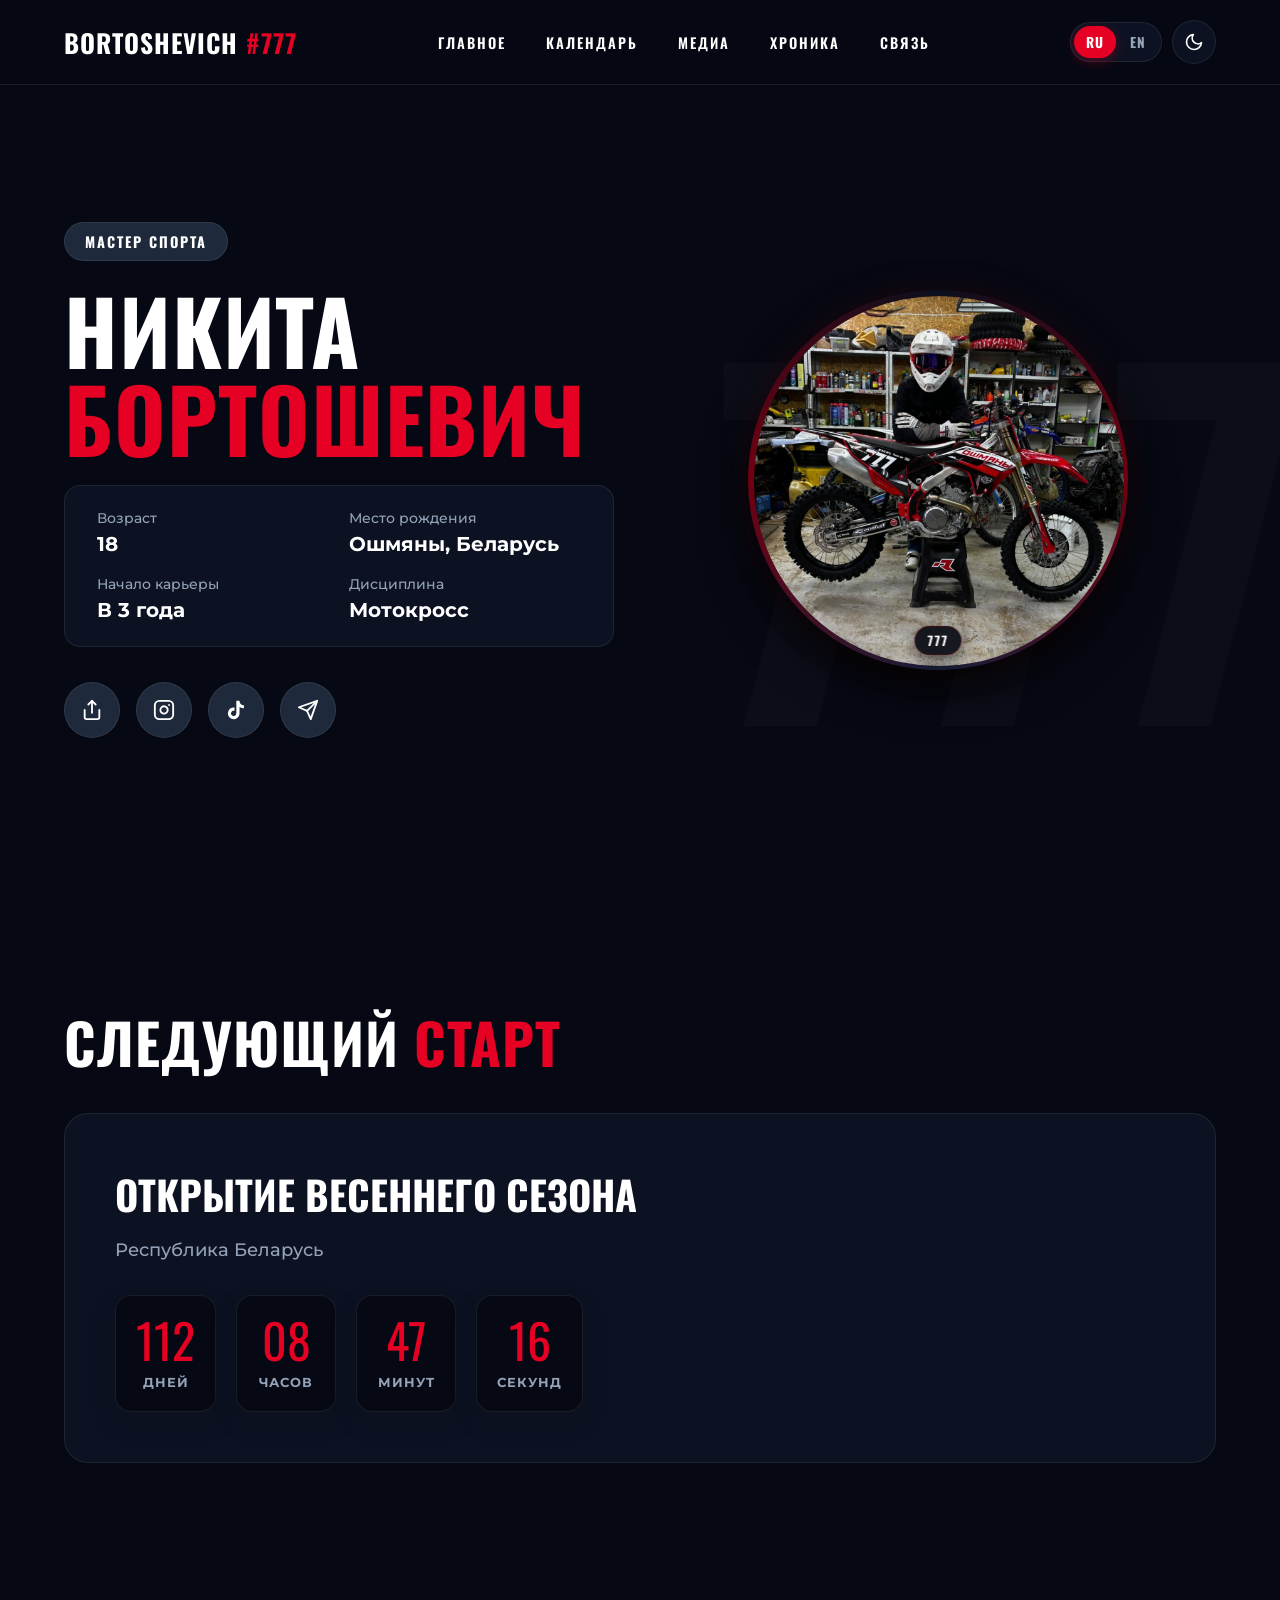
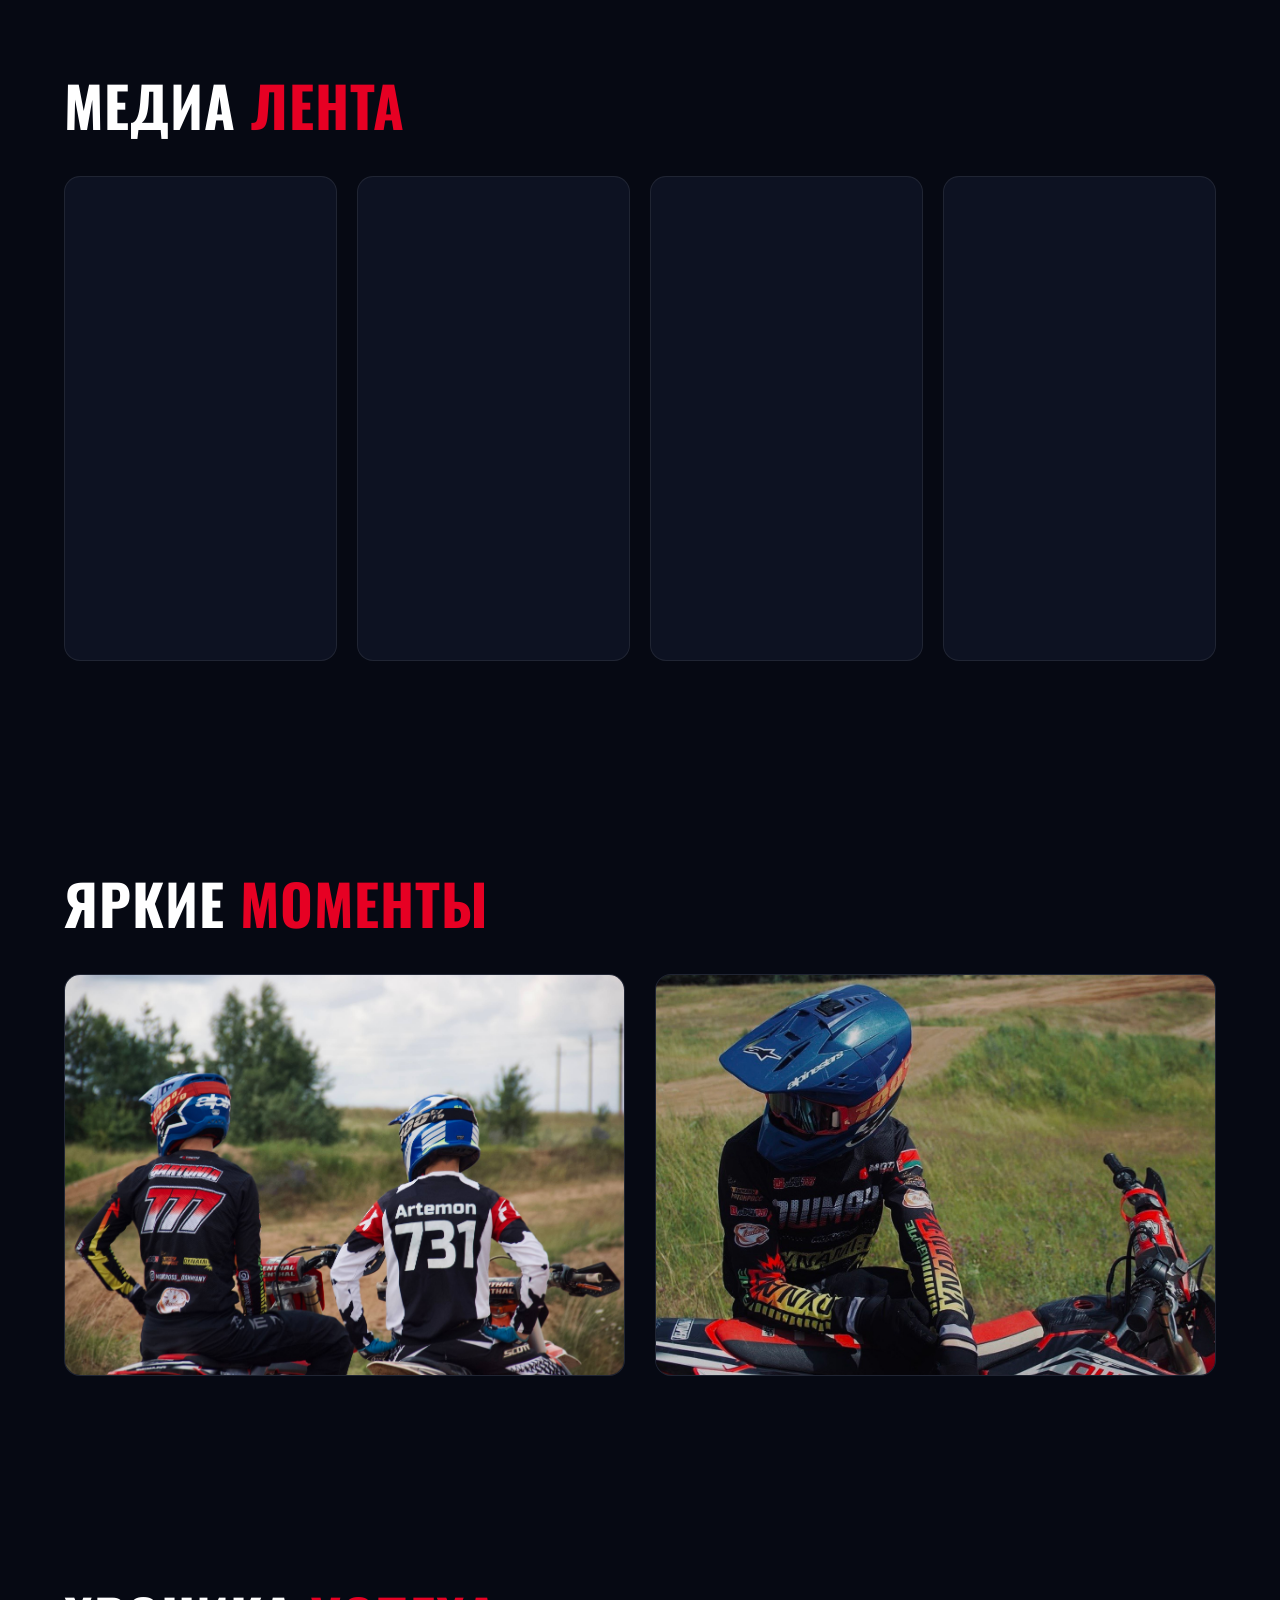
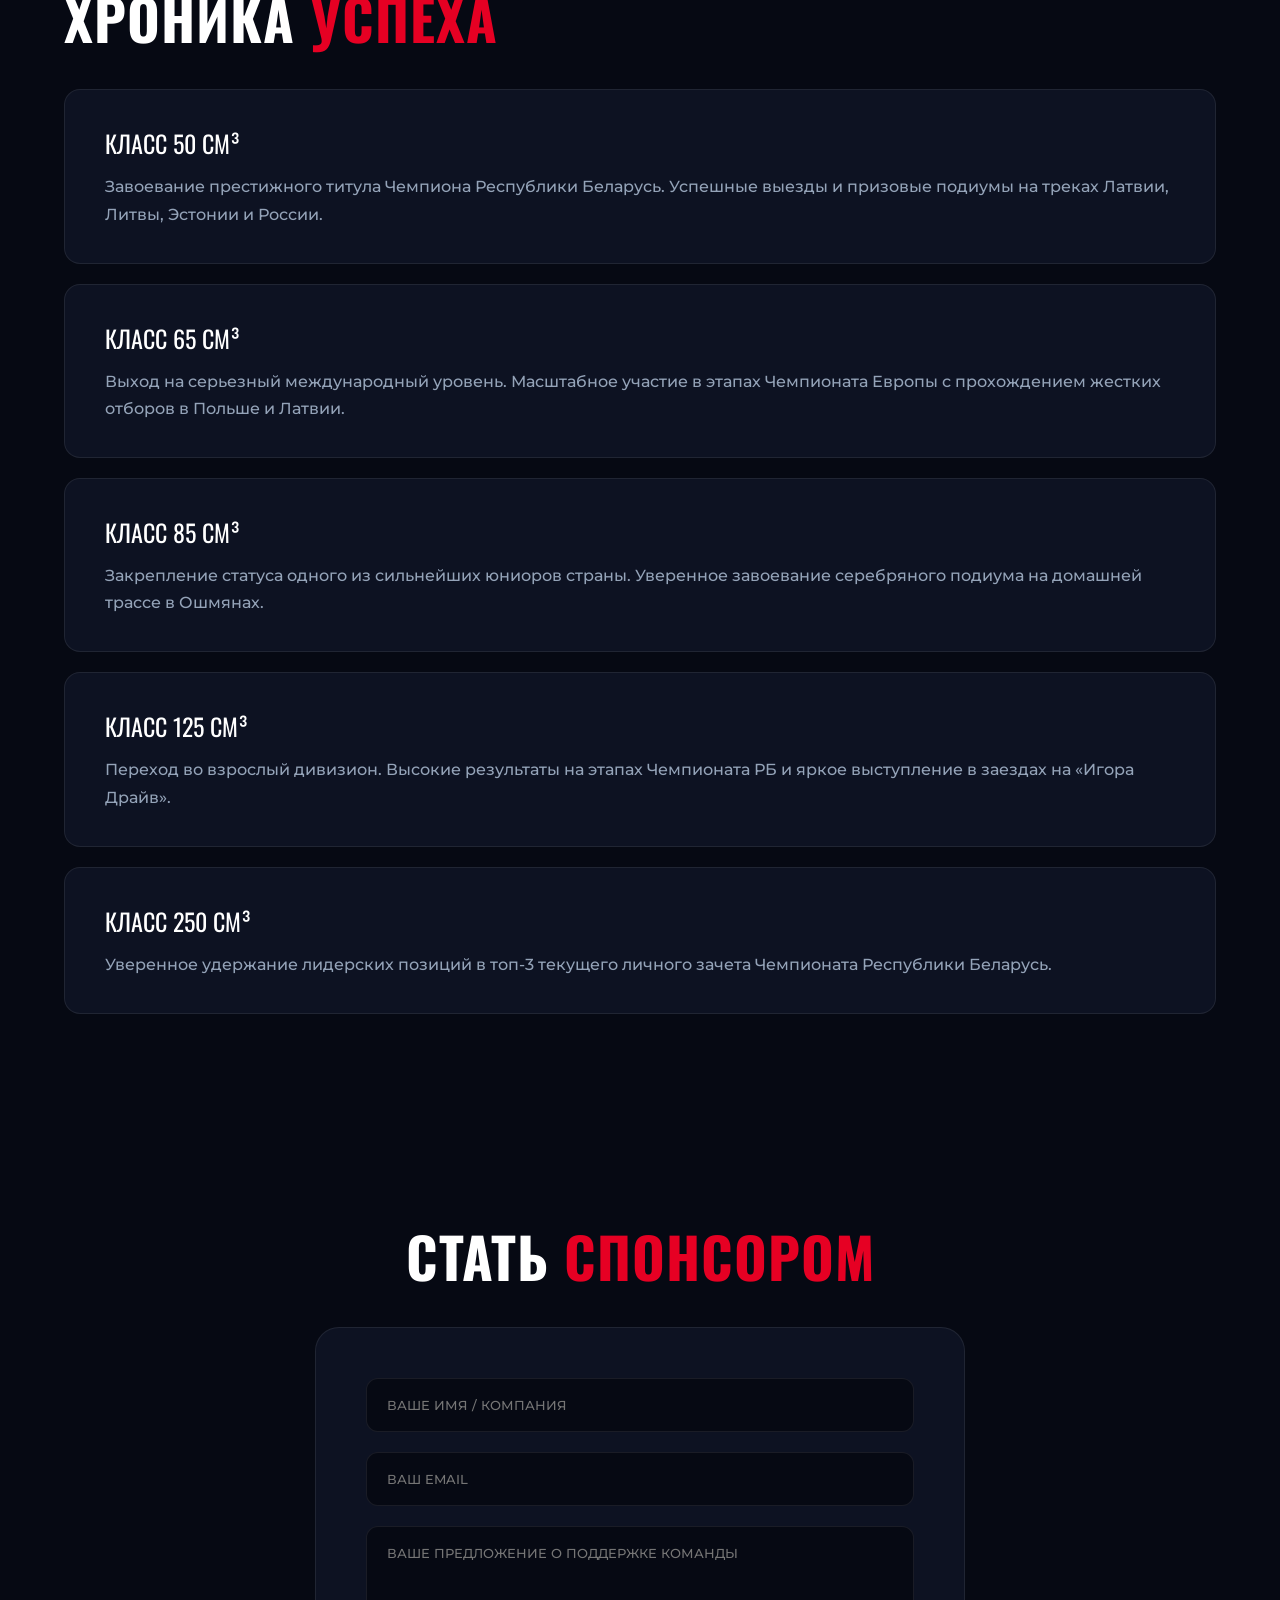
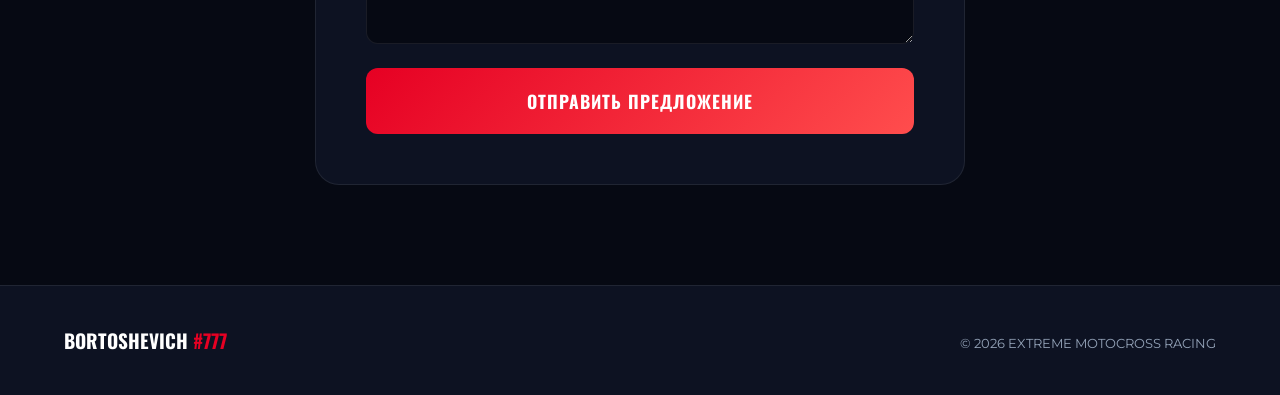
<file: index.html>
<!DOCTYPE html>
<html lang="ru" data-theme="dark">
<head>
  <meta charset="UTF-8">
  <meta name="viewport" content="width=device-width, initial-scale=1.0, viewport-fit=cover">
  <title>Никита Бортошевич #777 — Мастер спорта по мотокроссу</title>
  <meta name="description" content="Официальный сайт мотокроссмена Никиты Бортошевича (#777), Мастера спорта Республики Беларусь. Календарь гонок, результаты заездов, медиа и сотрудничество со спонсорами.">
  <meta name="author" content="Никита Бортошевич">
  <meta name="robots" content="index, follow">
  <meta name="theme-color" content="#060913">
  <meta name="google-site-verification" content="BXOnAmpSIy7-qG0KB3QvZKSm990CmSQoKS9TEVUKZUM">

  <link rel="canonical" href="https://smellowska.github.io/bortoshevich/">

  <!-- Open Graph (Telegram, Instagram, VK, WhatsApp) -->
  <meta property="og:type" content="website">
  <meta property="og:site_name" content="Никита Бортошевич #777">
  <meta property="og:locale" content="ru_RU">
  <meta property="og:title" content="Никита Бортошевич #777 — Мастер спорта по мотокроссу">
  <meta property="og:description" content="Официальный портал гонщика: календарь этапов, хроника побед, видео с треков и предложения для спонсоров.">
  <meta property="og:url" content="https://smellowska.github.io/bortoshevich/">
  <meta property="og:image" content="https://smellowska.github.io/bortoshevich/nikita777.jpg">
  <meta property="og:image:alt" content="Никита Бортошевич — Мотокросс #777">

  <!-- Крупная карточка для X / Telegram -->
  <meta name="twitter:card" content="summary_large_image">
  <meta name="twitter:title" content="Никита Бортошевич #777 — Мастер спорта по мотокроссу">
  <meta name="twitter:description" content="Календарь этапов, результаты заездов, медиа и сотрудничество со спонсорами.">
  <meta name="twitter:image" content="https://smellowska.github.io/bortoshevich/nikita777.jpg">

  <!-- Микроразметка для Google -->
  <script type="application/ld+json">
  [
    {
      "@context": "https://schema.org",
      "@type": "WebSite",
      "name": "Никита Бортошевич #777",
      "alternateName": ["BORTOSHEVICH #777", "Никита Бортошевич"],
      "url": "https://smellowska.github.io/bortoshevich/"
    },
    {
      "@context": "https://schema.org",
      "@type": "Person",
      "name": "Никита Бортошевич",
      "alternateName": "Bortoshevich #777",
      "jobTitle": "Мастер спорта по мотокроссу",
      "nationality": {
        "@type": "Country",
        "name": "Belarus"
      },
      "birthPlace": {
        "@type": "Place",
        "name": "Ошмяны, Беларусь"
      },
      "knowsAbout": ["Мотокросс", "Мотоспорт", "Экстремальные виды спорта"],
      "image": "https://smellowska.github.io/bortoshevich/nikita777.jpg",
      "url": "https://smellowska.github.io/bortoshevich/",
      "sameAs": [
        "https://www.instagram.com/nikitabortoshevich777",
        "https://www.tiktok.com/@bartonia_777",
        "https://t.me/bartia_1"
      ]
    }
  ]
  </script>

  <!-- Google Analytics -->
  <script async src="https://www.googletagmanager.com/gtag/js?id=G-FQPQEXZTME"></script>
  <script>
    window.dataLayer = window.dataLayer || [];
    function gtag(){dataLayer.push(arguments);}
    gtag('js', new Date());
    gtag('config', 'G-FQPQEXZTME');
  </script>

  <!-- Yandex.Metrika counter -->
  <script type="text/javascript">
    (function(m,e,t,r,i,k,a){
        m[i]=m[i]||function(){(m[i].a=m[i].a||[]).push(arguments)};
        m[i].l=1*new Date();
        for (var j = 0; j < document.scripts.length; j++) {if (document.scripts[j].src === r) { return; }}
        k=e.createElement(t),a=e.getElementsByTagName(t)[0],k.async=1,k.src=r,a.parentNode.insertBefore(k,a)
    })(window, document,'script','https://mc.yandex.ru/metrika/tag.js?id=113958221', 'ym');

    ym(113958221, 'init', {ssr:true, webvisor:true, clickmap:true, ecommerce:"dataLayer", referrer: document.referrer, url: location.href, accurateTrackBounce:true, trackLinks:true});
  </script>
  <noscript>
    <div><img src="https://mc.yandex.ru/watch/113958221" style="position:absolute; left:-9999px;" alt="" /></div>
  </noscript>
  <!-- /Yandex.Metrika counter -->

  <!-- Иконки сайта -->
  <link rel="icon" href="https://smellowska.github.io/bortoshevich/favicon.ico" sizes="any">
  <link rel="icon" type="image/png" sizes="48x48" href="https://smellowska.github.io/bortoshevich/icon-192.png">
  <link rel="icon" type="image/png" sizes="192x192" href="https://smellowska.github.io/bortoshevich/icon-192.png">
  <link rel="apple-touch-icon" href="https://smellowska.github.io/bortoshevich/icon-192.png">

  <!-- Шрифты и стили -->
  <link rel="preconnect" href="https://fonts.googleapis.com">
  <link rel="preconnect" href="https://fonts.gstatic.com" crossorigin>
  <link href="https://fonts.googleapis.com/css2?family=Montserrat:wght@400;500;600;700&family=Oswald:wght@500;700;900&display=swap" rel="stylesheet">
  <link rel="stylesheet" href="style.css">
</head>
<body ontouchstart="">

<nav>
  <div class="logo-avatar-container">
    <div class="logo">
      <span class="logo-text">BORTOSHEVICH</span>
      <span class="logo-number">#777</span>
    </div>
  </div>
  <div class="nav-links">
    <a href="#main" data-i18n="nav_main">ГЛАВНОЕ</a>
    <a href="#calendar" data-i18n="nav_calendar">КАЛЕНДАРЬ</a>
    <a href="#media" data-i18n="nav_media">МЕДИА</a>
    <a href="#chronicle" data-i18n="nav_chronicle">ХРОНИКА</a>
    <a href="#sponsor" data-i18n="nav_sponsor">СВЯЗЬ</a>
  </div>
  
  <div class="nav-controls">
    <div class="lang-switch">
      <button class="lang-btn active" data-lang="ru">RU</button>
      <button class="lang-btn" data-lang="en">EN</button>
    </div>

    <button class="theme-toggle-btn" id="themeBtn" aria-label="Переключить тему">
      <div class="theme-toggle-inner">
        <svg class="sun-icon" xmlns="http://www.w3.org/2000/svg" viewBox="0 0 24 24" fill="none" stroke="currentColor" stroke-width="2" stroke-linecap="round" stroke-linejoin="round"><circle cx="12" cy="12" r="5"></circle>
          <line x1="12" y1="1" x2="12" y2="3"></line>
          <line x1="12" y1="21" x2="12" y2="23"></line>
          <line x1="4.22" y1="4.22" x2="5.64" y2="5.64"></line>
          <line x1="18.36" y1="18.36" x2="19.78" y2="19.78"></line>
          <line x1="1" y1="12" x2="3" y2="12"></line>
          <line x1="21" y1="12" x2="23" y2="12"></line>
          <line x1="4.22" y1="18.36" x2="5.64" y2="19.78"></line>
          <line x1="18.36" y1="4.22" x2="19.78" y2="5.64"></line></svg>
        <svg class="moon-icon" xmlns="http://www.w3.org/2000/svg" viewBox="0 0 24 24" fill="none" stroke="currentColor" stroke-width="2" stroke-linecap="round" stroke-linejoin="round"><path d="M21 12.79A9 9 0 1 1 11.21 3 7 7 0 0 0 21 12.79z"></path></svg>
      </div>
    </button>

    <button class="burger-btn" id="burgerBtn" aria-label="Меню">
      <span class="burger-line line-1"></span>
      <span class="burger-line line-2"></span>
      <span class="burger-line line-3"></span>
    </button>
  </div>
</nav>

<!-- Мобильное выпадающее меню в стиле карточек сайта -->
<div class="mobile-menu-card" id="mobileMenu">
  <div class="mobile-menu-grid">
    <a href="#main" class="mobile-menu-item">
      <span class="menu-item-sub">01</span>
      <span class="menu-item-title" data-i18n="nav_main">ГЛАВНОЕ</span>
    </a>
    <a href="#calendar" class="mobile-menu-item">
      <span class="menu-item-sub">02</span>
      <span class="menu-item-title" data-i18n="nav_calendar">КАЛЕНДАРЬ</span>
    </a>
    <a href="#media" class="mobile-menu-item">
      <span class="menu-item-sub">03</span>
      <span class="menu-item-title" data-i18n="nav_media">МЕДИА</span>
    </a>
    <a href="#chronicle" class="mobile-menu-item">
      <span class="menu-item-sub">04</span>
      <span class="menu-item-title" data-i18n="nav_chronicle">ХРОНИКА</span>
    </a>
    <a href="#sponsor" class="mobile-menu-item mobile-menu-item--wide">
      <span class="menu-item-sub">05</span>
      <span class="menu-item-title" data-i18n="nav_sponsor">СВЯЗЬ / СПОНСОРСТВО</span>
    </a>
  </div>
</div>

<header class="hero" id="main">
  <div class="bg-watermark" id="parallaxBg">777</div>
  <div class="hero-left">
    <div class="hero-badge-container">
      <div class="hero-badge" data-i18n="hero_badge">МАСТЕР СПОРТА</div>
    </div>
    <h1 data-i18n-html="hero_name">НИКИТА<br><span class="accent-text">БОРТОШЕВИЧ</span></h1>
    
    <div class="driver-profile">
      <div class="profile-item">
        <span class="profile-label" data-i18n="prof_age_lbl">Возраст</span>
        <span class="profile-value">18</span>
      </div>
      <div class="profile-item">
        <span class="profile-label" data-i18n="prof_birth_lbl">Место рождения</span>
        <span class="profile-value" data-i18n="prof_birth_val">Ошмяны, Беларусь</span>
      </div>
      <div class="profile-item">
        <span class="profile-label" data-i18n="prof_start_lbl">Начало карьеры</span>
        <span class="profile-value" data-i18n="prof_start_val">В 3 года</span>
      </div>
      <div class="profile-item">
        <span class="profile-label" data-i18n="prof_disc_lbl">Дисциплина</span>
        <span class="profile-value" data-i18n="prof_disc_val">Мотокросс</span>
      </div>
    </div>

    <div class="social-circles">
      <button class="social-circle" id="shareBtn" aria-label="Поделиться">
        <svg viewBox="0 0 24 24" fill="none" stroke="currentColor" stroke-width="2" stroke-linecap="round" stroke-linejoin="round"><path d="M4 12v8a2 2 0 0 0 2 2h12a2 2 0 0 0 2-2v-8"></path><polyline points="16 6 12 2 8 6"></polyline><line x1="12" y1="2" x2="12" y2="15"></line></svg>
      </button>
      <a href="https://www.instagram.com/nikitabortoshevich777" target="_blank" class="social-circle" aria-label="Instagram">
        <svg viewBox="0 0 24 24" fill="none" stroke="currentColor" stroke-width="2" stroke-linecap="round" stroke-linejoin="round"><rect x="2" y="2" width="20" height="20" rx="5" ry="5"></rect><path d="M16 11.37A4 4 0 1 1 12.63 8 4 4 0 0 1 16 11.37z"></path><line x1="17.5" y1="6.5" x2="17.51" y2="6.5"></line></svg>
      </a>
      <a href="https://www.tiktok.com/@bartonia_777" target="_blank" class="social-circle" aria-label="TikTok">
        <svg viewBox="0 0 24 24" fill="currentColor"><path d="M19.59 6.69a4.83 4.83 0 0 1-3.77-4.25V2h-3.45v13.67a2.89 2.89 0 0 1-5.2 1.74 2.89 2.89 0 0 1 2.31-4.64 2.93 2.93 0 0 1 .88.13V9.4a6.84 6.84 0 0 0-1-.05A6.33 6.33 0 0 0 5 20.1a6.34 6.34 0 0 0 10.86-4.43v-7a8.16 8.16 0 0 0 4.77 1.52v-3.4a4.85 4.85 0 0 1-1-.1z"/></svg>
      </a>
      <a href="https://t.me/bartia_1" target="_blank" class="social-circle" aria-label="Telegram">
        <svg viewBox="0 0 24 24" fill="none" stroke="currentColor" stroke-width="2" stroke-linecap="round" stroke-linejoin="round"><line x1="22" y1="2" x2="11" y2="13"></line><polygon points="22 2 15 22 11 13 2 9 22 2"></polygon></svg>
      </a>
    </div>
  </div>
  <div class="hero-right">
    <div class="img-frame">
      <img src="nikita777.jpg" alt="Никита Бортошевич - Мотокросс 777" class="main-img">
    </div>
  </div>
</header>

<section class="reveal" id="calendar">
  <div class="mask-container"><h2 class="section-title" data-i18n-html="cal_title">Следующий <span class="accent-text">Старт</span></h2></div>
  <div class="calendar-container mask-child">
    <div class="countdown-wrapper">
      <h3 class="race-title" data-i18n="race_title">Открытие Весеннего Сезона</h3>
      <p class="race-location" data-i18n="race_loc">Республика Беларусь</p>
      
      <div class="timer" id="raceTimer">
        <div class="time-box">
          <span class="time-val" id="days">00</span>
          <span class="time-label" data-i18n="t_days">ДНЕЙ</span>
        </div>
        <div class="time-box">
          <span class="time-val" id="hours">00</span>
          <span class="time-label" data-i18n="t_hours">ЧАСОВ</span>
        </div>
        <div class="time-box">
          <span class="time-val" id="minutes">00</span>
          <span class="time-label" data-i18n="t_min">МИНУТ</span>
        </div>
        <div class="time-box">
          <span class="time-val" id="seconds">00</span>
          <span class="time-label" data-i18n="t_sec">СЕКУНД</span>
        </div>
      </div>
    </div>
  </div>
</section>

<section class="reveal" id="media">
  <div class="mask-container"><h2 class="section-title" data-i18n-html="media_title">Медиа <span class="accent-text">Лента</span></h2></div>
  <div class="video-grid mask-child">
    <div class="video-item"><video src="vid1.mp4" loop muted playsinline preload="none"></video></div>
    <div class="video-item"><video src="vid2.mp4" loop muted playsinline preload="none"></video></div>
    <div class="video-item"><video src="vid3.mp4" loop muted playsinline preload="none"></video></div>
    <div class="video-item"><video src="vid4.mp4" loop muted playsinline preload="none"></video></div>
  </div>
</section>

<section class="reveal" id="gallery">
  <div class="mask-container"><h2 class="section-title" data-i18n-html="gal_title">Яркие <span class="accent-text">Моменты</span></h2></div>
  <div class="gallery-grid mask-child">
    <div class="photo-card">
      <div class="photo-img-wrapper">
        <img src="photo_1.jpg" alt="Тренировка на треке" class="gallery-img">
      </div>
    </div>
    <div class="photo-card">
      <div class="photo-img-wrapper">
        <img src="photo_2.jpg" alt="Мотоцикл в боксах" class="gallery-img bike-img">
      </div>
    </div>
  </div>
</section>

<section class="reveal" id="chronicle">
  <div class="mask-container"><h2 class="section-title" data-i18n-html="chr_title">Хроника <span class="accent-text">Успеха</span></h2></div>
  <div class="timeline-list mask-child">
    <div class="timeline-node">
      <div class="timeline-tag" data-i18n="c50_tag">КЛАСС 50 см³</div>
      <p data-i18n="c50_desc">Завоевание престижного титула Чемпиона Республики Беларусь. Успешные выезды и призовые подиумы на треках Латвии, Литвы, Эстонии и России.</p>
    </div>
    <div class="timeline-node">
      <div class="timeline-tag" data-i18n="c65_tag">КЛАСС 65 см³</div>
      <p data-i18n="c65_desc">Выход на серьезный международный уровень. Масштабное участие в этапах Чемпионата Европы с прохождением жестких отборов в Польше и Латвии.</p>
    </div>
    <div class="timeline-node">
      <div class="timeline-tag" data-i18n="c85_tag">КЛАСС 85 см³</div>
      <p data-i18n="c85_desc">Закрепление статуса одного из сильнейших юниоров страны. Уверенное завоевание серебряного подиума на домашней трассе в Ошмянах.</p>
    </div>
    <div class="timeline-node">
      <div class="timeline-tag" data-i18n="c125_tag">КЛАСС 125 см³</div>
      <p data-i18n="c125_desc">Переход во взрослый дивизион. Высокие результаты на этапах Чемпионата РБ и яркое выступление в заездах на «Игора Драйв».</p>
    </div>
    <div class="timeline-node">
      <div class="timeline-tag" data-i18n="c250_tag">КЛАСС 250 см³</div>
      <p data-i18n="c250_desc">Уверенное удержание лидерских позиций в топ-3 текущего личного зачета Чемпионата Республики Беларусь.</p>
    </div>
  </div>
</section>

<section class="reveal sponsor-section" id="sponsor">
  <div class="mask-container sponsor-header-container"><h2 class="section-title sponsor-title" data-i18n-html="sp_title">СТАТЬ <span class="accent-text">СПОНСОРОМ</span></h2></div>
  <div class="contact-container mask-child">
    <form id="sponsorForm">
      <div class="form-field"><input type="text" id="sponsorName" data-i18n-placeholder="sp_name" placeholder="ВАШЕ ИМЯ / КОМПАНИЯ" required></div>
      <div class="form-field"><input type="email" id="sponsorEmail" data-i18n-placeholder="sp_email" placeholder="ВАШ EMAIL" required></div>
      <div class="form-field"><textarea rows="5" id="sponsorMessage" data-i18n-placeholder="sp_msg" placeholder="ВАШЕ ПРЕДЛОЖЕНИЕ О ПОДДЕРЖКЕ КОМАНДЫ" required></textarea></div>
      <button type="submit" class="action-btn submit-btn"><span class="btn-text" data-i18n="sp_btn">ОТПРАВИТЬ ПРЕДЛОЖЕНИЕ</span></button>
    </form>
  </div>
</section>

<footer>
  <div class="footer-inside">
    <div class="footer-brand">BORTOSHEVICH <span class="accent-text">#777</span></div>
    <div class="footer-copy">© 2026 EXTREME MOTOCROSS RACING</div>
  </div>
</footer>

<button class="back-to-top" id="scrollTopBtn" aria-label="Наверх">
  <svg viewBox="0 0 24 24" fill="none" stroke="currentColor" stroke-width="2" stroke-linecap="round" stroke-linejoin="round"><polyline points="18 15 12 9 6 15"></polyline></svg>
</button>

<div class="toast-holder" id="toastContainer"></div>

<script src="script.js"></script>
</body>
</html>
</file>
<file: style.css>
:root[data-theme="dark"] {
  --bg-main: #060913;
  --bg-card: #0d1222;
  --text-main: #ffffff;
  --text-muted: #94a3b8;
  --accent: #e60023;
  --accent-secondary: #1e293b;
  --accent-gradient: linear-gradient(135deg, #e60023, #ff4d4d);
  --glow: rgba(230, 0, 35, 0.3);
  --glass: rgba(6, 9, 19, 0.85);
  --border: rgba(255, 255, 255, 0.08);
}

:root[data-theme="light"] {
  --bg-main: #f8fafc;
  --bg-card: #ffffff;
  --text-main: #0f172a;
  --text-muted: #64748b;
  --accent: #d0001f;
  --accent-secondary: #e2e8f0;
  --accent-gradient: linear-gradient(135deg, #d0001f, #ff1a1a);
  --glow: rgba(208, 0, 31, 0.2);
  --glass: rgba(248, 250, 252, 0.85);
  --border: rgba(15, 23, 42, 0.08);
}

* {
  margin: 0;
  padding: 0;
  box-sizing: border-box;
  scroll-behavior: smooth;
  -webkit-font-smoothing: antialiased;
}

body {
  background-color: var(--bg-main);
  color: var(--text-main);
  font-family: 'Montserrat', sans-serif;
  font-weight: 400;
  transition: background-color 0.4s ease, color 0.4s ease;
  overflow-x: hidden;
}

h1, h2, h3, h4, .logo, .hero-badge, .timeline-tag, .action-btn, .time-val, .race-title {
  font-family: 'Oswald', sans-serif;
  text-transform: uppercase;
}

.accent-text { color: var(--accent); }

nav {
  position: fixed; top: 0; left: 0; width: 100%;
  padding: 20px 5%; background: var(--glass);
  backdrop-filter: blur(16px); -webkit-backdrop-filter: blur(16px);
  display: flex; justify-content: space-between; align-items: center;
  z-index: 1000; border-bottom: 1px solid var(--border);
}

.logo { font-size: 1.6rem; font-weight: 700; display: flex; gap: 8px; letter-spacing: 1px; }
.logo-number { color: var(--accent); }

.nav-links { display: flex; gap: 40px; }
.nav-links a {
  color: var(--text-main); text-decoration: none; font-size: 0.9rem;
  font-weight: 600; font-family: 'Oswald', sans-serif; letter-spacing: 2px; transition: color 0.3s ease;
}
.nav-links a:hover { color: var(--accent); }

.nav-controls {
  display: flex;
  align-items: center;
  gap: 10px;
}

.lang-switch {
  display: flex;
  background: var(--bg-card);
  border: 1px solid var(--border);
  border-radius: 24px;
  padding: 3px;
  gap: 2px;
}

.lang-btn {
  background: transparent;
  border: none;
  color: var(--text-muted);
  font-family: 'Oswald', sans-serif;
  font-size: 0.85rem;
  font-weight: 700;
  padding: 6px 12px;
  border-radius: 20px;
  cursor: pointer;
  transition: all 0.25s ease;
  letter-spacing: 1px;
}

.lang-btn:hover {
  color: var(--text-main);
}

.lang-btn.active {
  background: var(--accent);
  color: #ffffff;
  box-shadow: 0 4px 12px var(--glow);
}

.theme-toggle-btn {
  background: var(--bg-card); border: 1px solid var(--border);
  color: var(--text-main); width: 44px; height: 44px; border-radius: 50%;
  cursor: pointer; display: flex; align-items: center; justify-content: center;
  transition: all 0.3s ease;
}
.theme-toggle-btn:hover { background: var(--accent-secondary); }
.theme-toggle-inner { position: relative; width: 20px; height: 20px; }
.theme-toggle-inner svg {
  position: absolute; top: 0; left: 0; width: 100%; height: 100%;
  transition: transform 0.4s, opacity 0.4s;
}
html[data-theme="dark"] .sun-icon { transform: rotate(90deg); opacity: 0; }
html[data-theme="dark"] .moon-icon { transform: rotate(0); opacity: 1; }
html[data-theme="light"] .sun-icon { transform: rotate(0); opacity: 1; }
html[data-theme="light"] .moon-icon { transform: rotate(-90deg); opacity: 0; }

/* Круглая кнопка-бургер в едином стиле с theme-toggle-btn */
.burger-btn {
  display: none;
  width: 44px;
  height: 44px;
  border-radius: 50%;
  background: var(--bg-card);
  border: 1px solid var(--border);
  cursor: pointer;
  flex-direction: column;
  justify-content: center;
  align-items: center;
  gap: 4.5px;
  transition: all 0.3s ease;
  -webkit-tap-highlight-color: transparent;
}

.burger-btn:hover,
.burger-btn:active {
  background: var(--accent-secondary);
}

.burger-btn.open {
  border-color: var(--accent);
  box-shadow: 0 0 18px var(--glow);
}

.burger-line {
  display: block;
  height: 2px;
  background: var(--text-main);
  border-radius: 2px;
  transform: skewX(-22deg);
  transition: transform 0.3s cubic-bezier(0.4, 0, 0.2, 1), width 0.3s ease, opacity 0.2s ease, background 0.3s ease;
}

.burger-line.line-1 { width: 18px; }
.burger-line.line-2 { width: 12px; background: var(--accent); }
.burger-line.line-3 { width: 16px; }

.burger-btn.open .line-1 {
  width: 18px;
  background: var(--accent);
  transform: translateY(6.5px) rotate(45deg);
}
.burger-btn.open .line-2 {
  opacity: 0;
  width: 0;
}
.burger-btn.open .line-3 {
  width: 18px;
  background: var(--accent);
  transform: translateY(-6.5px) rotate(-45deg);
}

/* Выпадающая карточка меню в стиле блоков сайта */
.mobile-menu-card {
  position: fixed;
  top: 94px;
  left: 5%;
  right: 5%;
  background: var(--bg-card);
  border: 1px solid var(--border);
  border-radius: 24px;
  padding: 20px;
  z-index: 999;
  box-shadow: 0 20px 50px rgba(0, 0, 0, 0.45), 0 0 25px var(--glow);
  opacity: 0;
  visibility: hidden;
  transform: translateY(-16px) scale(0.98);
  transition: opacity 0.3s ease, transform 0.35s cubic-bezier(0.16, 1, 0.3, 1), visibility 0.3s ease;
}

.mobile-menu-card.active {
  opacity: 1;
  visibility: visible;
  transform: translateY(0) scale(1);
}

.mobile-menu-grid {
  display: grid;
  grid-template-columns: repeat(2, 1fr);
  gap: 12px;
}

.mobile-menu-item {
  background: var(--bg-main);
  border: 1px solid var(--border);
  border-radius: 16px;
  padding: 16px 18px;
  text-decoration: none;
  display: flex;
  flex-direction: column;
  gap: 4px;
  transition: transform 0.2s ease, border-color 0.25s ease, box-shadow 0.25s ease;
  -webkit-tap-highlight-color: transparent;
}

.mobile-menu-item--wide {
  grid-column: span 2;
  flex-direction: row;
  align-items: center;
  justify-content: space-between;
  border-color: rgba(230, 0, 35, 0.35);
}

.mobile-menu-item:active {
  transform: scale(0.97);
  border-color: var(--accent);
  box-shadow: 0 8px 20px var(--glow);
}

.menu-item-sub {
  font-family: 'Oswald', sans-serif;
  font-size: 0.75rem;
  font-weight: 700;
  color: var(--accent);
  letter-spacing: 1.5px;
}

.menu-item-title {
  font-family: 'Oswald', sans-serif;
  font-size: 1.2rem;
  font-weight: 700;
  color: var(--text-main);
  letter-spacing: 1px;
}

.hero {
  min-height: 100vh; padding: 140px 5% 80px;
  display: grid; grid-template-columns: 1fr 1fr; align-items: center;
  gap: 40px; position: relative; max-width: 1600px; margin: 0 auto;
}

.bg-watermark {
  position: absolute; right: -2%; bottom: 5%;
  font-size: 35vw; font-weight: 900; font-family: 'Oswald', sans-serif;
  color: var(--text-main); opacity: 0.02; z-index: -1; user-select: none;
}

.hero-badge {
  display: inline-block; background: var(--accent-secondary); color: var(--text-main);
  padding: 8px 20px; border-radius: 30px; font-size: 0.9rem; font-weight: 700;
  letter-spacing: 2px; margin-bottom: 24px; border: 1px solid var(--border);
}

h1 { font-size: 5.5rem; line-height: 1; margin-bottom: 24px; letter-spacing: 1px; }

.driver-profile {
  background: var(--bg-card); border: 1px solid var(--border);
  border-radius: 16px; padding: 24px 32px; display: grid;
  grid-template-columns: repeat(2, 1fr); gap: 20px; margin-bottom: 35px; max-width: 550px;
}
.profile-item { display: flex; flex-direction: column; gap: 6px; }
.profile-label { font-size: 0.85rem; color: var(--text-muted); font-weight: 500; }
.profile-value { font-size: 1.25rem; font-weight: 700; color: var(--text-main); }

.social-circles { display: flex; gap: 16px; margin-top: 10px; }
.social-circle {
  width: 56px; height: 56px; border-radius: 50%;
  background: var(--accent-secondary); border: 1px solid var(--border);
  display: flex; align-items: center; justify-content: center; color: var(--text-main);
  text-decoration: none; cursor: pointer; transition: all 0.3s cubic-bezier(0.4, 0, 0.2, 1);
}
.social-circle svg { width: 22px; height: 22px; }
.social-circle:hover,
.social-circle:active {
  background: var(--accent); border-color: var(--accent);
  transform: translateY(-4px); box-shadow: 0 10px 20px var(--glow); color: #fff;
}

.img-frame {
  position: relative; 
  width: 380px;
  height: 380px; 
  max-width: 100%;
  margin: 0 auto;
  border-radius: 50%;
  box-shadow: 0 20px 45px rgba(0, 0, 0, 0.8), 0 0 30px rgba(112, 0, 16, 0.25);
  transition: transform 0.4s cubic-bezier(0.175, 0.885, 0.32, 1.275);
  overflow: hidden;
  background: #060913;
}

.img-frame::after {
  content: '';
  position: absolute;
  inset: -20px;
  background: conic-gradient(from 0deg at 50% 50%, #0a0f1d, #700010, #161e38, #700010, #0a0f1d);
  animation: spinBorder 4s linear infinite;
  z-index: 1;
}

@keyframes spinBorder {
  0% { transform: rotate(0deg); }
  100% { transform: rotate(360deg); }
}

.img-frame:hover {
  transform: scale(1.05);
  box-shadow: 0 25px 50px rgba(0, 0, 0, 0.9), 0 0 40px rgba(112, 0, 16, 0.4);
}

.main-img { 
  position: absolute;
  inset: 6px;
  width: calc(100% - 10px);
  height: calc(100% - 10px);
  display: block; 
  object-fit: cover; 
  border-radius: 50%; 
  z-index: 2;
}

.img-frame::before {
  content: '777';
  position: absolute;
  bottom: 15px;
  left: 50%;
  transform: translateX(-50%);
  background: rgba(6, 9, 19, 0.9);
  backdrop-filter: blur(10px);
  color: #fff;
  font-family: 'Oswald', sans-serif;
  font-weight: 700;
  font-size: 0.8rem;
  padding: 4px 12px;
  border-radius: 20px;
  border: 1px solid rgba(112, 0, 16, 0.4);
  letter-spacing: 1px;
  z-index: 3;
  box-shadow: 0 5px 15px rgba(0,0,0,0.6);
}

section { padding: 100px 5%; max-width: 1400px; margin: 0 auto; }
.section-title { font-size: 3.5rem; letter-spacing: 1px; margin-bottom: 30px; }

.calendar-container {
  display: grid; grid-template-columns: 1fr; gap: 40px;
  background: var(--bg-card); border: 1px solid var(--border);
  border-radius: 24px; padding: 50px; align-items: center;
  position: relative; overflow: hidden;
}

.countdown-wrapper { display: flex; flex-direction: column; gap: 15px; }
.race-title { font-size: 2.5rem; color: var(--text-main); }
.race-location { font-size: 1.1rem; color: var(--text-muted); font-weight: 500; margin-bottom: 20px; }

.timer { display: flex; gap: 20px; }
.time-box {
  background: var(--bg-main); border: 1px solid var(--border);
  border-radius: 16px; padding: 20px; text-align: center;
  min-width: 100px; box-shadow: 0 10px 30px rgba(0,0,0,0.1);
}
.time-val { display: block; font-size: 3rem; color: var(--accent); line-height: 1; margin-bottom: 8px; }
.time-label { font-size: 0.8rem; font-weight: 700; color: var(--text-muted); letter-spacing: 1px; }

/* Видео и Фото с одинаковым красным размытием при наведении и касании на телефоне */
.video-grid { display: grid; grid-template-columns: repeat(4, 1fr); gap: 20px; }
.video-item {
  border-radius: 16px; overflow: hidden; background: var(--bg-card);
  aspect-ratio: 9/16; border: 1px solid var(--border);
  transition: transform 0.4s ease, box-shadow 0.4s ease, border-color 0.4s ease;
  -webkit-tap-highlight-color: transparent;
}
.video-item:hover,
.video-item:active,
.video-item:focus-within {
  transform: translateY(-10px);
  border-color: var(--accent);
  box-shadow: 0 15px 30px var(--glow);
}
.video-item video { width: 100%; height: 100%; object-fit: cover; display: block; }

.gallery-grid { display: grid; grid-template-columns: repeat(auto-fit, minmax(320px, 1fr)); gap: 30px; }
.photo-card {
  background: var(--bg-card); border: 1px solid var(--border);
  border-radius: 16px; overflow: hidden; display: flex; flex-direction: column;
  transition: transform 0.3s ease, box-shadow 0.3s ease, border-color 0.3s ease;
  -webkit-tap-highlight-color: transparent;
}
.photo-card:hover,
.photo-card:active,
.photo-card:focus-within {
  transform: translateY(-8px);
  border-color: var(--accent);
  box-shadow: 0 15px 30px var(--glow);
}
.photo-img-wrapper { width: 100%; height: 400px; overflow: hidden; }
.gallery-img { width: 100%; height: 100%; object-fit: cover; transition: transform 0.5s ease; }
.bike-img { object-position: center 30%; }
.photo-card:hover .gallery-img,
.photo-card:active .gallery-img {
  transform: scale(1.05);
}

.timeline-list { display: grid; gap: 20px; }
.timeline-node { background: var(--bg-card); padding: 35px 40px; border-radius: 16px; border: 1px solid var(--border); transition: all 0.3s ease; }
.timeline-node:hover,
.timeline-node:active {
  border-color: var(--accent);
  box-shadow: 0 10px 30px var(--glow);
  transform: translateX(10px);
}
.timeline-tag { font-size: 1.5rem; color: var(--text-main); margin-bottom: 12px; }
.timeline-node p { color: var(--text-muted); line-height: 1.7; font-weight: 500; }

.sponsor-header-container { text-align: center; }
.sponsor-title { text-align: center; }
.contact-container { max-width: 650px; margin: 0 auto; background: var(--bg-card); padding: 50px; border-radius: 24px; border: 1px solid var(--border); }
.form-field { margin-bottom: 20px; }
input, textarea { width: 100%; padding: 18px 20px; background: var(--bg-main); border: 1px solid var(--border); border-radius: 12px; color: var(--text-main); font-family: 'Montserrat', sans-serif; font-weight: 500; transition: all 0.3s ease; }
input:focus, textarea:focus { outline: none; border-color: var(--accent); box-shadow: 0 0 0 3px var(--glow); }

.action-btn { display: inline-flex; align-items: center; justify-content: center; padding: 20px 40px; background: var(--accent-gradient); color: #ffffff; border-radius: 12px; font-size: 1.1rem; font-weight: 700; letter-spacing: 1px; border: none; cursor: pointer; transition: all 0.3s ease; width: 100%; }
.action-btn:hover,
.action-btn:active {
  transform: translateY(-3px);
  box-shadow: 0 15px 30px var(--glow);
}

footer { padding: 40px 5%; background: var(--bg-card); border-top: 1px solid var(--border); }
.footer-inside { display: flex; justify-content: space-between; align-items: center; max-width: 1400px; margin: 0 auto; }
.footer-brand { font-size: 1.2rem; font-weight: 700; font-family: 'Oswald', sans-serif; }
.footer-copy { font-size: 0.8rem; color: var(--text-muted); margin-top: 5px; }

.mask-child { opacity: 0; transform: translateY(30px); transition: 0.8s ease-out; }
.reveal.active .mask-child { opacity: 1; transform: translateY(0); }

.back-to-top { position: fixed; bottom: 30px; right: 30px; width: 50px; height: 50px; border-radius: 50%; background: var(--bg-card); border: 1px solid var(--border); color: var(--text-main); cursor: pointer; z-index: 99; opacity: 0; visibility: hidden; transform: translateY(20px); transition: all 0.3s ease; display: flex; align-items: center; justify-content: center; }
.back-to-top.visible { opacity: 1; visibility: visible; transform: translateY(0); }
.back-to-top:hover,
.back-to-top:active {
  background: var(--accent);
  border-color: var(--accent);
  color: #fff;
}
.back-to-top svg { width: 24px; height: 24px; }

.toast-holder { position: fixed; bottom: 30px; left: 30px; z-index: 2000; }
.toast-node { background: var(--bg-card); border: 1px solid var(--border); border-left: 4px solid var(--accent); border-radius: 12px; color: var(--text-main); padding: 18px 24px; font-weight: 600; box-shadow: 0 10px 30px rgba(0,0,0,0.3); animation: toastIn 0.4s forwards; }
@keyframes toastIn { from { opacity: 0; transform: translateX(-50px); } to { opacity: 1; transform: translateX(0); } }

@media (max-width: 1024px) {
  .calendar-container { text-align: center; gap: 30px; }
  .timer { justify-content: center; }
}

@media (max-width: 992px) {
  h1 { font-size: 3.8rem; }
  .hero {
    display: flex;
    flex-direction: column;
    text-align: center;
    gap: 35px;
    padding-top: 110px;
  }
  .hero-right {
    order: 1;
    width: 100%;
  }
  .hero-left {
    order: 2;
    width: 100%;
    display: flex;
    flex-direction: column;
    align-items: center;
  }
  .driver-profile {
    display: grid !important;
    grid-template-columns: repeat(2, 1fr) !important;
    margin-left: auto;
    margin-right: auto;
    width: 100%;
  }
  .social-circles {
    justify-content: center;
  }
  .img-frame {
    max-width: 420px;
  }
  .video-grid {
    grid-template-columns: repeat(2, 1fr);
  }
}

@media (max-width: 768px) {
  .nav-links {
    display: none;
  }
  .burger-btn {
    display: flex;
  }
}

@media (max-width: 600px) {
  h1 { font-size: 3rem; }
  .logo { font-size: 1.35rem; }
  .timer { flex-wrap: wrap; gap: 10px; }
  .time-box { min-width: 45%; padding: 15px; }
  .time-val { font-size: 2.2rem; }
  .driver-profile {
    display: grid !important;
    grid-template-columns: repeat(2, 1fr) !important;
    padding: 20px 16px;
    gap: 14px;
  }
  .profile-label { font-size: 0.75rem; }
  .profile-value { font-size: 1.05rem; }
  .photo-img-wrapper { height: 260px; }
  .img-frame { max-width: 100%; }
}
</file>
